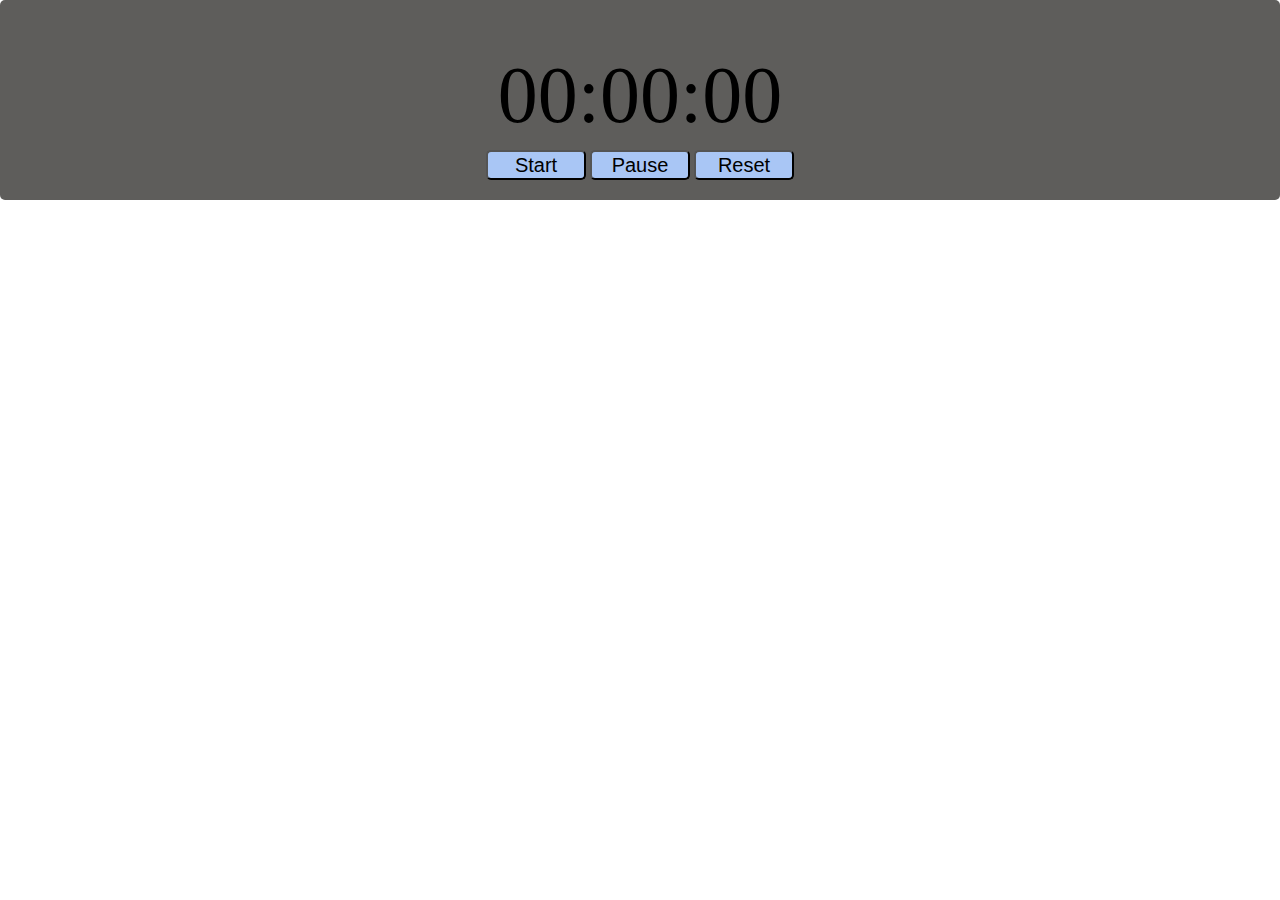
<file: Day14/index.html>
<html>
<head>
<title>
StopWatch Program
</title>
<link rel="stylesheet" href="style.css">
</head>

<body>

<div id="main">

<div id="time">00:00:00</div>

<button id="start" class="buttons">Start</button>

<button id="paused" class="buttons">Pause</button>

<button id="reset" class="buttons">Reset</button>








</div>

<script src="program.js"></script>
</body>
</html>
</file>
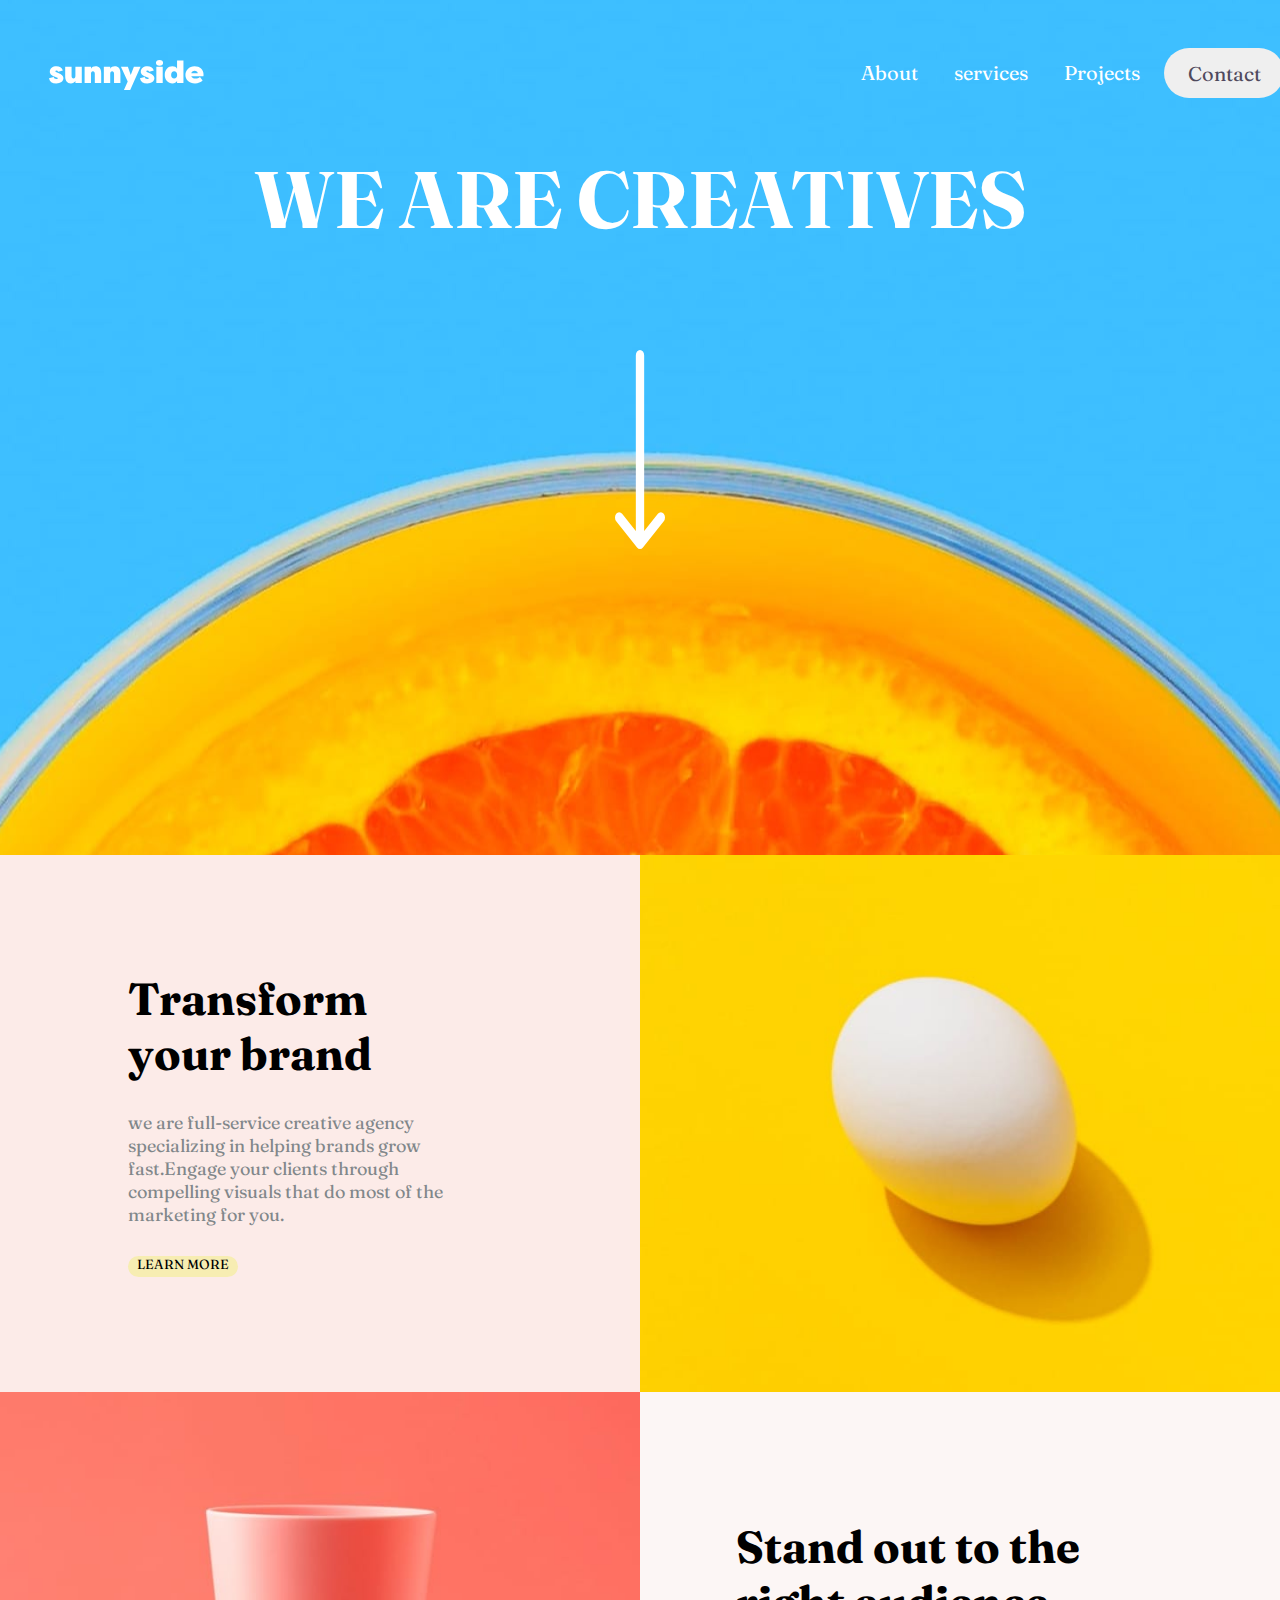
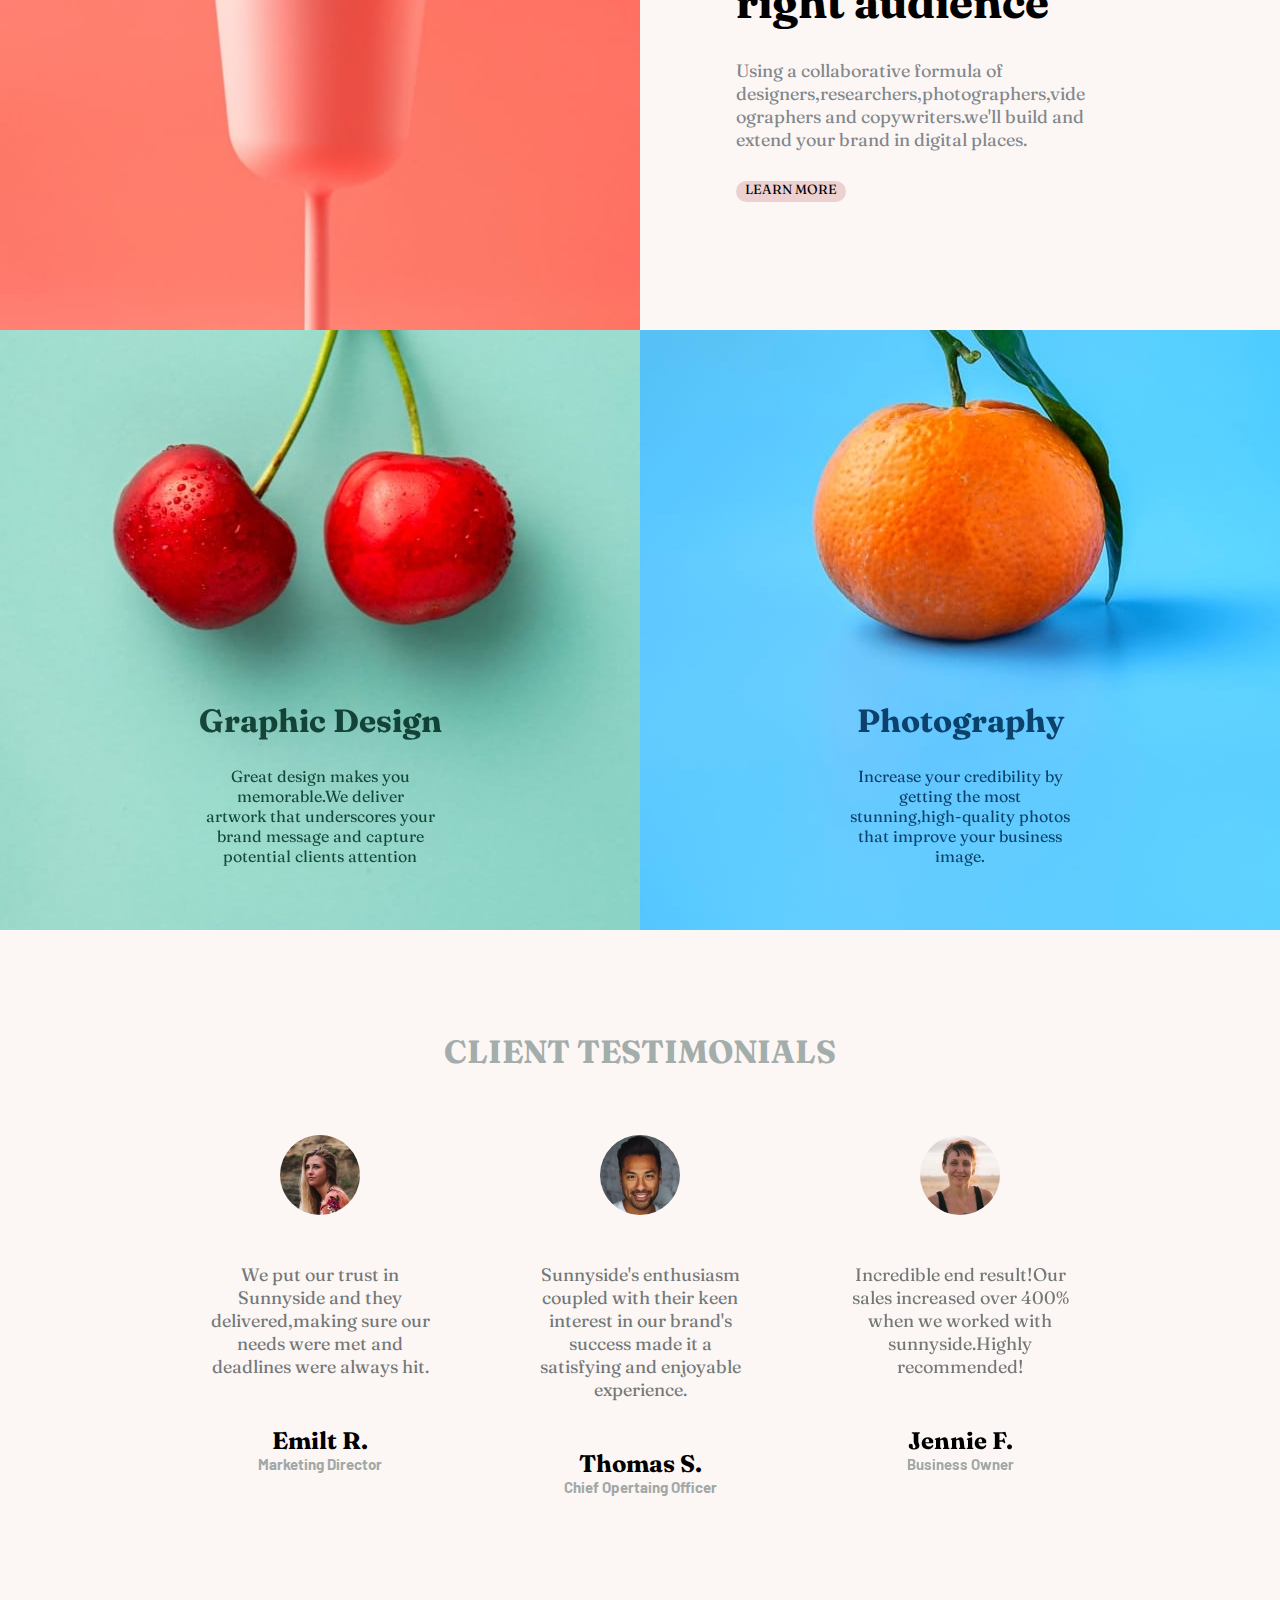
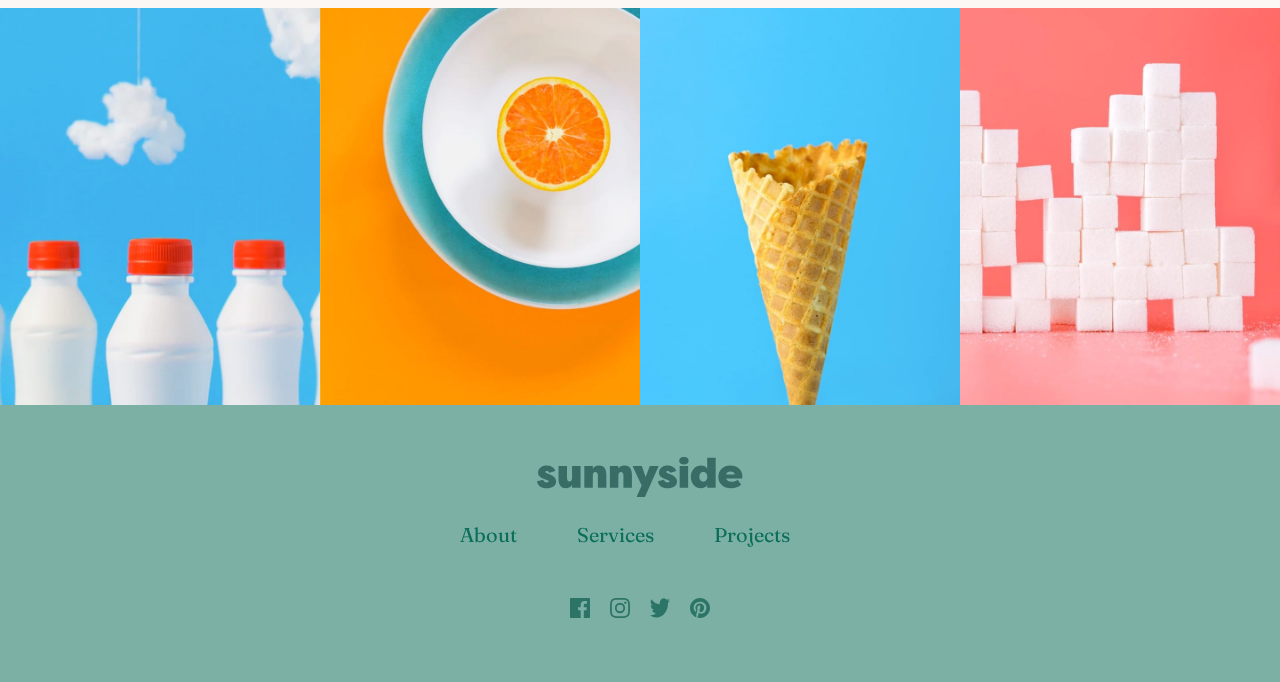
<file: Day18/index.html>
<!DOCTYPE html>
<html lang="en">
<head>
<title>Sunnyside agency</title>
<link rel="stylesheet" href="style.css">
</head>
<body>


<div id="outer">



<div id="main" role="main">


<div id="header">
<img id="logo" alt="logo" src="./logo.svg">
<ul  id="headerlist">
<li>About<li>
<li>services<li>
<li>Projects<li>
</ul>
<button id="contact">Contact</button>


<div id="toggle">
<img id="hamburger" alt="hamburger image" src="icon-hamburger.svg">
<ul id="togglelist">
<li>About<li>
<li>services<li>
<li>Projects<li>
<li>Contact<li>
</ul>
</div>
</div>










<div id="create">
<h1 id="creative">WE ARE CREATIVES</h1>
<img id="arrow" alt="arrow image" src="./icon-arrow-down.svg">
</div>
</div>


<div id="seccontainer">
<div id="secleft">
<h1 id="seclefth">Transform your brand</h1>
<p id="secleftp">we are full-service creative agency specializing in helping brands grow fast.Engage your clients through compelling visuals that do most of the marketing for you.</p>
<button id="secleftb">LEARN MORE</button>
</div>

<div id="secright">
<img id="secrightimg" alt="egg image" src="./image-transform.jpg">
</div>

 </div>


<div id="thirdcontainer">
<div id="thirdleft">
<img id="thirdleftimg" alt="cup image" src="./image-stand-out.jpg" >
</div>
<div id="thirdright">
<h1 id="thirdrighth">Stand out to the right audience</h1>
<p id="thirdrightp">Using a collaborative formula of designers,researchers,photographers,videographers and copywriters.we'll build and extend your brand in digital places.</p>
<button id="thirdrightb">LEARN MORE</button>
</div>
</div>


<div id="fourthcontainer">
<div id="fourthleft">
<h1 id="fourthlefth">Graphic Design</h1>
<p id="fourthleftp">Great design makes you memorable.We deliver artwork that underscores your brand message and capture potential clients attention</p>
</div>
<div id="fourthright">
<h1 id="fourthrighth">Photography</h1>
<p id="fourthrightp">Increase your credibility by getting the most stunning,high-quality photos that improve your business image.</p>
</div>
</div>


<div id="fifthcontainer">
<h1 id="fifthcontainerh">CLIENT TESTIMONIALS</h1>
<div id="testimonail">
<div id="testimonial1">
<img class="fifthimg" alt="women image" src="./image-emily.jpg">
<p class="fifthp">We put our trust in Sunnyside and they delivered,making sure our needs were met and deadlines were always hit.</p>
<h2>Emilt R.</h2>
<h3 class="fifthh">Marketing Director</h3>
</div>
<div id="testimonial2">
<img class="fifthimg" alt="men image" src="./image-thomas.jpg">
<p class="fifthp">Sunnyside's enthusiasm coupled with their keen interest in our brand's success made it a satisfying and enjoyable experience.</p>
<h2>Thomas S.</h2>
<h3 class="fifthh">Chief Opertaing Officer</h3>
</div>
<div id="testimonial3">
<img  class="fifthimg" alt="women image" src="./image-jennie.jpg">
<p class="fifthp">Incredible end result!Our sales increased over 400% when we worked with sunnyside.Highly recommended!</p>
<h2>Jennie F.</h2>
<h3 id="fifthlast "class="fifthh">Business Owner</h3>
</div>
</div>
</div>

<div id="sixthcontainer">
<div id="upper">
<img class="sixthimg" src="./image-gallery-milkbottles.jpg" alt="bottles image">
<img class="sixthimg" src="./image-gallery-orange.jpg" alt="lemon image">
</div>
<div id="lower">
<img class="sixthimg" src="./image-gallery-cone.jpg" alt="icecream image">
<img class="sixthimg" src="./image-gallery-sugarcubes.jpg" alt="white blocks image">
</div>
</div>


<div id="seventh">
<img id="sunnyimage" src="./logo.svg">
<ul id="seventhlist">
<li>About<li>
<li>Services<li>
<li>Projects<li>
</ul > 
<div id="logoslast">
<img id="fb" src="./icon-facebook.svg" alt="facebook logo">
<img id="insta"  src="./icon-instagram.svg" alt="instagram logo">
<img id="twitter" src="./icon-twitter.svg" alt="twitter logo">
<img  id="pinterest" src="./icon-pinterest.svg" alt="pinterest logo">
</div>

</div>








</div>
<script src="program.js"></script>
</body>
</html>
</file>
<file: Day14/style.css>
body{
margin:0;
padding:0;
}

#main{
margin:0;
padding:0;
width:100%;
height:200px;
background-color:#5e5d5b;
border-radius:5px;
text-align:center;
}


#time{
margin:0;
padding:0;
width:100%;
height:100px;
font-size:80px;
padding-top:50px;
}

.buttons{
background-color:#a9c6f5;
width:100px;
height:30px;
border-radius:5px;
cursor:pointer;
font-size:20px;
}

.buttons:hover{
color:#8974e8;
}
</file>
<file: Day18/style.css>
@import url('https://fonts.googleapis.com/css2?family=Barlow:wght@600&family=Overpass:wght@400;700&family=Roboto:wght@400;700&display=swap');
@import url('https://fonts.googleapis.com/css2?family=Barlow:wght@600&family=Fraunces:opsz,wght@9..144,700;9..144,900&family=Overpass:wght@400;700&family=Roboto:wght@400;700&display=swap');

*{
font-family: 'Fraunces', serif;
box-sizing:border-box;
margin:0;
padding:0;
}

#outer{
width:100%;
height:100vh;


}
#main{
background-image:url("./image-header.jpg");
width:100%;
height:95%;
background-position: center;
}


#header{
display:grid;
grid-template-columns: 2fr 1fr 6.5fr 1fr;
grid-template-rows: 200px;
grid-auto-flow: column;
width:100%;
height: 150px;
}

#hamburger{
display:block;
margin-top:65px;
}




#logo{
height:30px;
margin-top:60px;
margin-left:20%;
margin-right:5%;
}

#header ul{
display:flex;
list-style:none;
justify-self:flex-end;
gap:18px;
margin-right:0;
margin-top:60px;
grid-column-start:3;
grid-column-end:4;
}

#header button{
border-radius:25px;
color:#4f495c;
font-size:20px;
height:50px;
width:120px;
border:0;
margin-left:5%;
margin-top:48px;
grid-column-start:4;
grid-column-end:5;
}

#header li{
color:white;
font-size:20px;
}



ul#togglelist{
display:none;
flex-direction:column;
gap:2px;
background-color:#4dafd6;
text-align:center;
margin-top:55px;

}
img#hamburger{
float:right;
display:none;
}
#togglelist li{
border:2px  solid #12a9e6;
}










#create{
display:flex;
flex-direction:column;
justify-items:center;
align-items:Center;
}
#creative{
text-align:center;
font-size:80px;
color:White;
z-index:0;
}
#arrow{
margin-top:8%;
height:200px;
width:50px;
float:center;
}

#seccontainer{
display:flex;
background-color:#fcebe8;
height:auto;
}

#secright,#secleft{
width:50%;
}
#secrightimg{
width:100%;
height:100%;
}

#secleft{
display:flex;
flex-direction:column;
align-self:center;
justify-self:center;
gap:30px;
}

#seclefth{

margin-top:10%;
font-size:45px;
height:auto;
margin-right:10%:
}

#seclefth,#secleftb,#secleftp{
text-align:left;
margin-left:20%;
margin-right:30%;
}

#secleftp{
word-wrap: break-word;
font-size:18px;
color:#81878a;
}
#secleftb{
width:110px;
padding:5px;
padding-top:0;
text-align:center;
border-radius:20px;
border:0;
background-color:#f7edb2;
margin-bottom:10%;
}



#thirdcontainer{
display:flex;
background-color:#fcf6f5;
height:auto;
}
#thirdright,#thirdleft{
width:50%;
}
#thirdleftimg{
width:100%;
height:100%;
}

#thirdright{
display:flex;
flex-direction:column;
background-color:#fcf6f5;
align-self:center;
justify-self:center;
text-align:center;
gap:30px;
}

#thirdrighth{
margin-top:10%;
font-size:45px;
}

#thirdrighth,#thirdrightb,#thirdrightp{
text-align:left;
margin-left:15%;
margin-right:30%;
}

#thirdrightp{
 word-wrap: break-word;
font-size:18px;
color:#81878a;
}
#thirdrightb{
width:110px;
padding:5px;
padding-top:0;
text-align:center;
border-radius:20px;
border:0;
background-color:#edd1d1;
margin-bottom:10%;
}


#fourthcontainer{
background-color:blue;
width:100%;
height:600px;
display:flex;
}

#fourthleft,#fourthright{
width:50%;
height:auto;
background-position: center;
}


#fourthleft{
display:flex;
flex-direction:column;
align-items:center;
justify-content:end;
background-image:url("./image-graphic-design.jpg");
}

#fourthright{
background-image:url("./image-photography.jpg");
display:flex;
flex-direction:column;
align-items:center;
justify-content:end;
}

#fourthrightp,#fourthleftp{
margin-top:4%;
margin-bottom:10%;
margin-left:32%;
margin-right:32%;
text-align:center;

}


#fourthleftp,#fourthlefth{
color:#25564b;
mix-blend-mode: multiply;
}
#fourthrightp,#fourthrighth{
color: #19536b;
mix-blend-mode: multiply;
}


#fifthcontainer{
background-color:#fcf6f5;
}

#fifthcontainerh{
padding-top:8%;
padding-bottom:5%;
text-align:center;
color:#a3adab;
}

#testimonail{
display:grid;
grid-auto-flow:columns;
grid-template-columns:1fr 2fr 2fr 2fr 1fr;
}


#testimonial1,#testimonial2,#testimonial3{
display:flex;
flex-direction:column;
align-items:center;
justify-items:center;
margin-bottom:15%;
}

#testimonial1
{
grid-column-start:2;
grid-column-end:3;
}


.fifthimg{
height:80px;
width:80px;
margin-bottom:15%;
border-radius:50%;
}

.fifthp{
color:#737877;
font-size:18px;
text-align:center;
margin-bottom:15%;
margin-left:15%;
margin-right:15%;
}

.fifthh{

font-family: 'Barlow', sans-serif;
text-align:center;
margin-bottom:20%;
color:#a2a8a6;
font-size:15px;

}

#sixthcontainer{
display:flex;
wiidth:100%;
height:auto;
}
#upper,#lower{
display:flex;
width:50%;
}

#upper img{
width:50%;
}

#lower img{
width:50%;
}




#seventh{
background-color:#7db0a5;
display:flex;
height:auto;
flex-direction:column;
justify-items:center;
align-items:center;
}

#seventh ul{
list-style:none;
display:flex;
gap:30px;
margin-top:2%;
margin-bottom:4%;
font-size:20px;
color:#0a6e59;
}

#logoslast{
display:flex;
gap:20px;
margin-bottom:5%;
}


#sunnyimage{
margin-top:4%;
height:40px;
filter: brightness(0) invert(1) sepia(1) saturate(5) hue-rotate(130deg) brightness(0.6) contrast(1.2);
  mix-blend-mode: multiply;
}

#headerlist li:hover{
cursor:pointer;
font-size:23px;
color:black;
}

#contact:hover{
cursor:pointer;
font-size:23px;
}

#secleftb:hover{
cursor:pointer;
color:#55656b;
border:1spx solid black;
}

#thirdrightb:hover{
cursor:pointer;
color:#55656b;
border:1px solid black;
}

#seventhlist li:hover{
cursor:pointer;
font-size:23px;
color:black;
}

#pinterest,#twitter,#fb,#insta:hover{
cursor:pointer;
}


#togglelist li:hover{
cursor:pointer;
font-size:23px;
color:black;
}








@media (max-width:650px){

#seccontainer{
flex-direction:column;
}
#secright{
order:0;
width:100%;
}

#secleft{
order:1;
width:100%;
justify-items:center;
align-items:center;
}
#seclefth,#secleftp,#secleftb{
margin-left:5%;
margin-right:5%;
text-align:center;
}

#secleftb{
width:auto;
font-size:20px;
padding-top:0;
padding-left:2%;
padding-right:2%;
}

#thirdcontainer{
flex-direction:column;
}
#thirdleft{
width:100%;
}

#thirdright{
width:100%;
justify-items:center;
align-items:center;
}

#thirdrighth,#thirdrightp,#thirdrightb{
margin-left:5%;
margin-right:5%;
text-align:center;
}

#thirdrightb{
width:auto;
font-size:20px;
padding-top:0;
padding-left:2%;
padding-right:2%;
}

#fourthcontainer{
flex-direction:column;
height:auto;
}

#fourthleft,#fourthright{
width:100%;
}


#fourthlefth,#fourthleftp{
width:100%;
text-align:center;
}

#fourthlefth{
margin-top:60%;
}

#fourthrighth,#fourthrightp{
width:100%;
text-align:center;
}

#fourthrighth{
margin-top:70%;
}








#fifthcontainer{
height: auto;
width: 100%;
}



#testimonail{
display:flex;
flex-direction:column;
}

.fifthimg{
margin-bottom:6%;
margin-top:3%;
margin-left:2%;
margin-right:2%;
}

.fifthp{
margin-bottom:6%;
margin-left:2%;
margin-right:2%;
text-align:center;
}


.fifthh{
margin-bottom:6%;
margin-left:2%;
margin-right:2%;
text-align:center;
}


#testimonial1,#testimonial2,#testimonial3{
gap:0px;
margin-bottom:0;

}

#testimonial3{
margin-bottom:10%;
}


#sixthcontainer{
height:auto;
flex-direction:column;
}

#upper{
width:100%;
}
#lower{
width:100%;
}

#header ul{
display:none;
}

#contact{
display:none;
}

#header{
grid-template-columns: 1fr 7fr;
}

img#hamburger{
align-items:center;
justify-content:center;
margin-right:5%;
display:block;
}

ul#togglelist{
margin-left:30%;
margin-top:63px;
}

#header{
height:200px;
}
#creative{
margin-top:5%;
font-size:60px;
}

img#arrow{
margin-top:0;
height:150px;
}


#hamburger:hover{
cursor:pointer;

}

}
</file>
